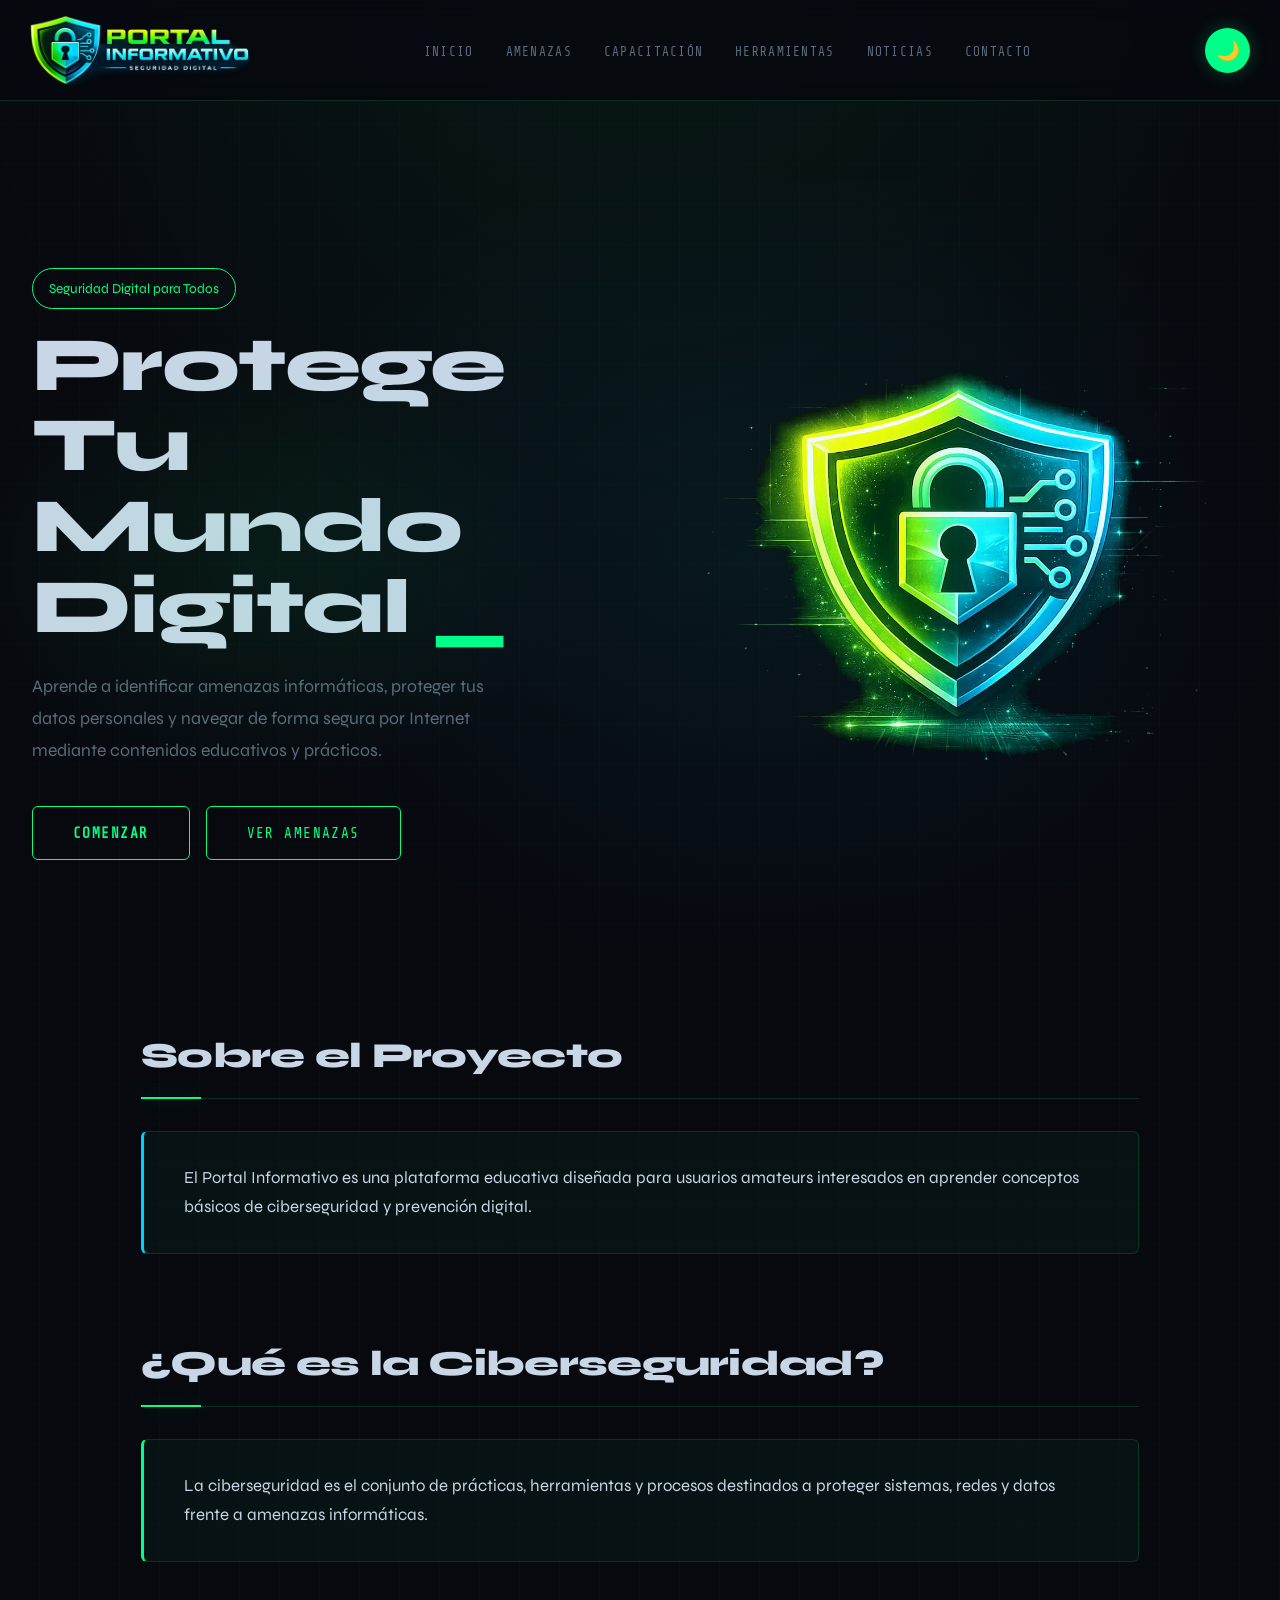
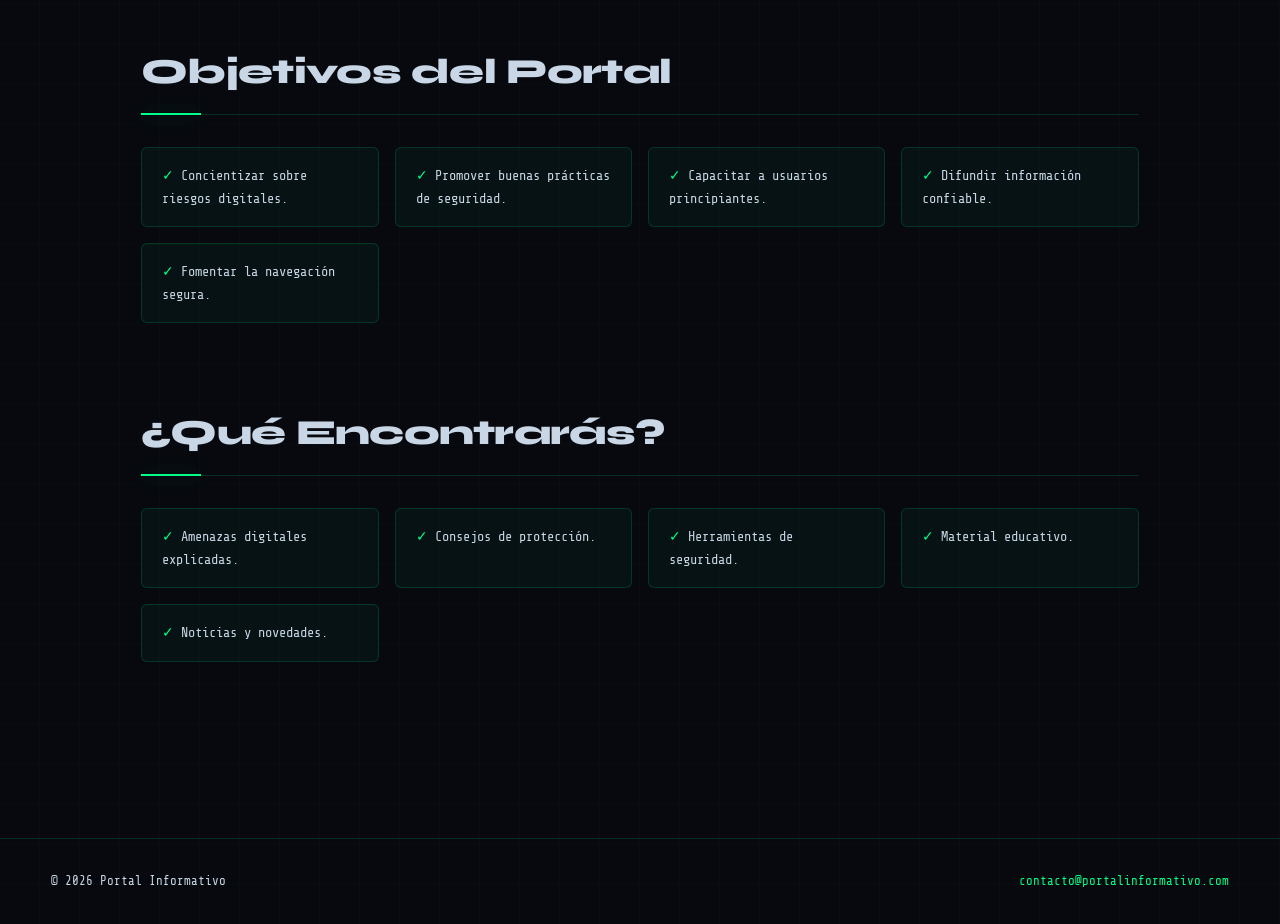
<file: index.html>
<!DOCTYPE html>
<html lang="es">

<head>
    <link rel="icon"type="image/png" href="img/favicon.png">
    <meta charset="UTF-8">

    <meta name="viewport"
          content="width=device-width, initial-scale=1.0">

    <meta name="description"
          content="Portal Informativo: Información, Capacitación y Prevención Digital para Usuarios Amateurs">

    <meta name="keywords"
          content="ciberseguridad, seguridad digital, phishing, malware">

    <meta name="author"
          content="Grupo de Desarrollo Web">

    <title>
        Portal Informativo | Seguridad Digital
    </title>
    <link rel="stylesheet"
    href="https://cdnjs.cloudflare.com/ajax/libs/font-awesome/6.7.2/css/all.min.css">
    <link rel="stylesheet"
          href="css/estilos.css">

</head>

<body>

    <!-- HEADER -->

    <header>

        <div class="logo">
            <img src="img/logo.png" alt="Logo Portal Informativo">
       
        </div>
        <button id="menu-btn">
        <i class="fas fa-bars"></i>
         </button>
          
        <nav>
         
            <ul>

                <li>
                    <a href="index.html" class="activo">
                        Inicio
                    </a>
                </li>

                <li>
                    <a href="amenazas.html" class="activo">
                        Amenazas
                    </a>
                </li>

                <li>
                    <a href="capacitacion.html"class="activo">
                        Capacitación
                    </a>
                </li>

                <li>
                    <a href="herramientas.html"class="activo">
                        Herramientas
                    </a>
                </li>

                <li>
                    <a href="noticias.html"class="activo">
                        Noticias
                    </a>
                </li>

                <li>
                    <a href="contacto.html"class="activo">
                        Contacto
                    </a>
                </li>

            </ul>

        </nav>
        <button id="theme-btn" aria-label="Cambiar tema">
            🌙
        </button>
    </header>

    <!-- CONTENIDO PRINCIPAL -->

    <main>

        <!-- HERO -->

        <section id="inicio">

            <div class="hero-content">
        
                <span class="hero-tag">
                    Seguridad Digital para Todos
                </span>
        
                <h2>
                    Protege Tu Mundo Digital
                </h2>
        
                <p>
        
                    Aprende a identificar amenazas informáticas,
                    proteger tus datos personales y navegar de
                    forma segura por Internet mediante contenidos
                    educativos y prácticos.
        
                </p>
        
                <div class="hero-buttons">
        
                    <a href="capacitacion.html" class="btn">
                        Comenzar
                    </a>
        
                    <a href="amenazas.html" class="btn-outline">
                        Ver Amenazas
                    </a>
        
                </div>
        
            </div>
        
            <div class="hero-image">
        
                <img src="img/hero-ciberseguridad.png"
                     alt="Seguridad Digital">
        
            </div>
        
        </section>

        <!-- SOBRE EL PROYECTO -->

        <section>

            <header>

                <h2>

                    Sobre el Proyecto

                </h2>

            </header>

            <article>

                <p>

                    El Portal Informativo es una
                    plataforma educativa diseñada para
                    usuarios amateurs interesados en
                    aprender conceptos básicos de
                    ciberseguridad y prevención digital.

                </p>

            </article>

        </section>

        <!-- CIBERSEGURIDAD -->

        <section id="ciberseguridad">

            <header>

                <h2>

                    ¿Qué es la Ciberseguridad?

                </h2>

            </header>

            <article>

                <p>

                    La ciberseguridad es el conjunto de
                    prácticas, herramientas y procesos
                    destinados a proteger sistemas,
                    redes y datos frente a amenazas
                    informáticas.

                </p>

            </article>

        </section>

        <!-- OBJETIVOS -->

        <section>

            <header>

                <h2>

                    Objetivos del Portal

                </h2>

            </header>

            <ul>

                <li>
                    Concientizar sobre riesgos digitales.
                </li>

                <li>
                    Promover buenas prácticas de seguridad.
                </li>

                <li>
                    Capacitar a usuarios principiantes.
                </li>

                <li>
                    Difundir información confiable.
                </li>

                <li>
                    Fomentar la navegación segura.
                </li>

            </ul>

        </section>

        <!-- DESTACADOS -->

        <section>

            <header>

                <h2>

                    ¿Qué Encontrarás?

                </h2>

            </header>

            <ul>

                <li>
                    Amenazas digitales explicadas.
                </li>

                <li>
                    Consejos de protección.
                </li>

                <li>
                    Herramientas de seguridad.
                </li>

                <li>
                    Material educativo.
                </li>

                <li>
                    Noticias y novedades.
                </li>

            </ul>

        </section>

    </main>

    <!-- FOOTER -->

    <footer>

        <div>

            <p>

                © 2026 Portal Informativo

            </p>

        </div>

        <address>

            contacto@portalinformativo.com

        </address>

    </footer>
    <button id="btn-top" aria-label="Volver arriba">
        <i class="fas fa-angles-up"></i>
    </button>
    <script src="js/main.js"></script>
    

</body>

</html>
</file>
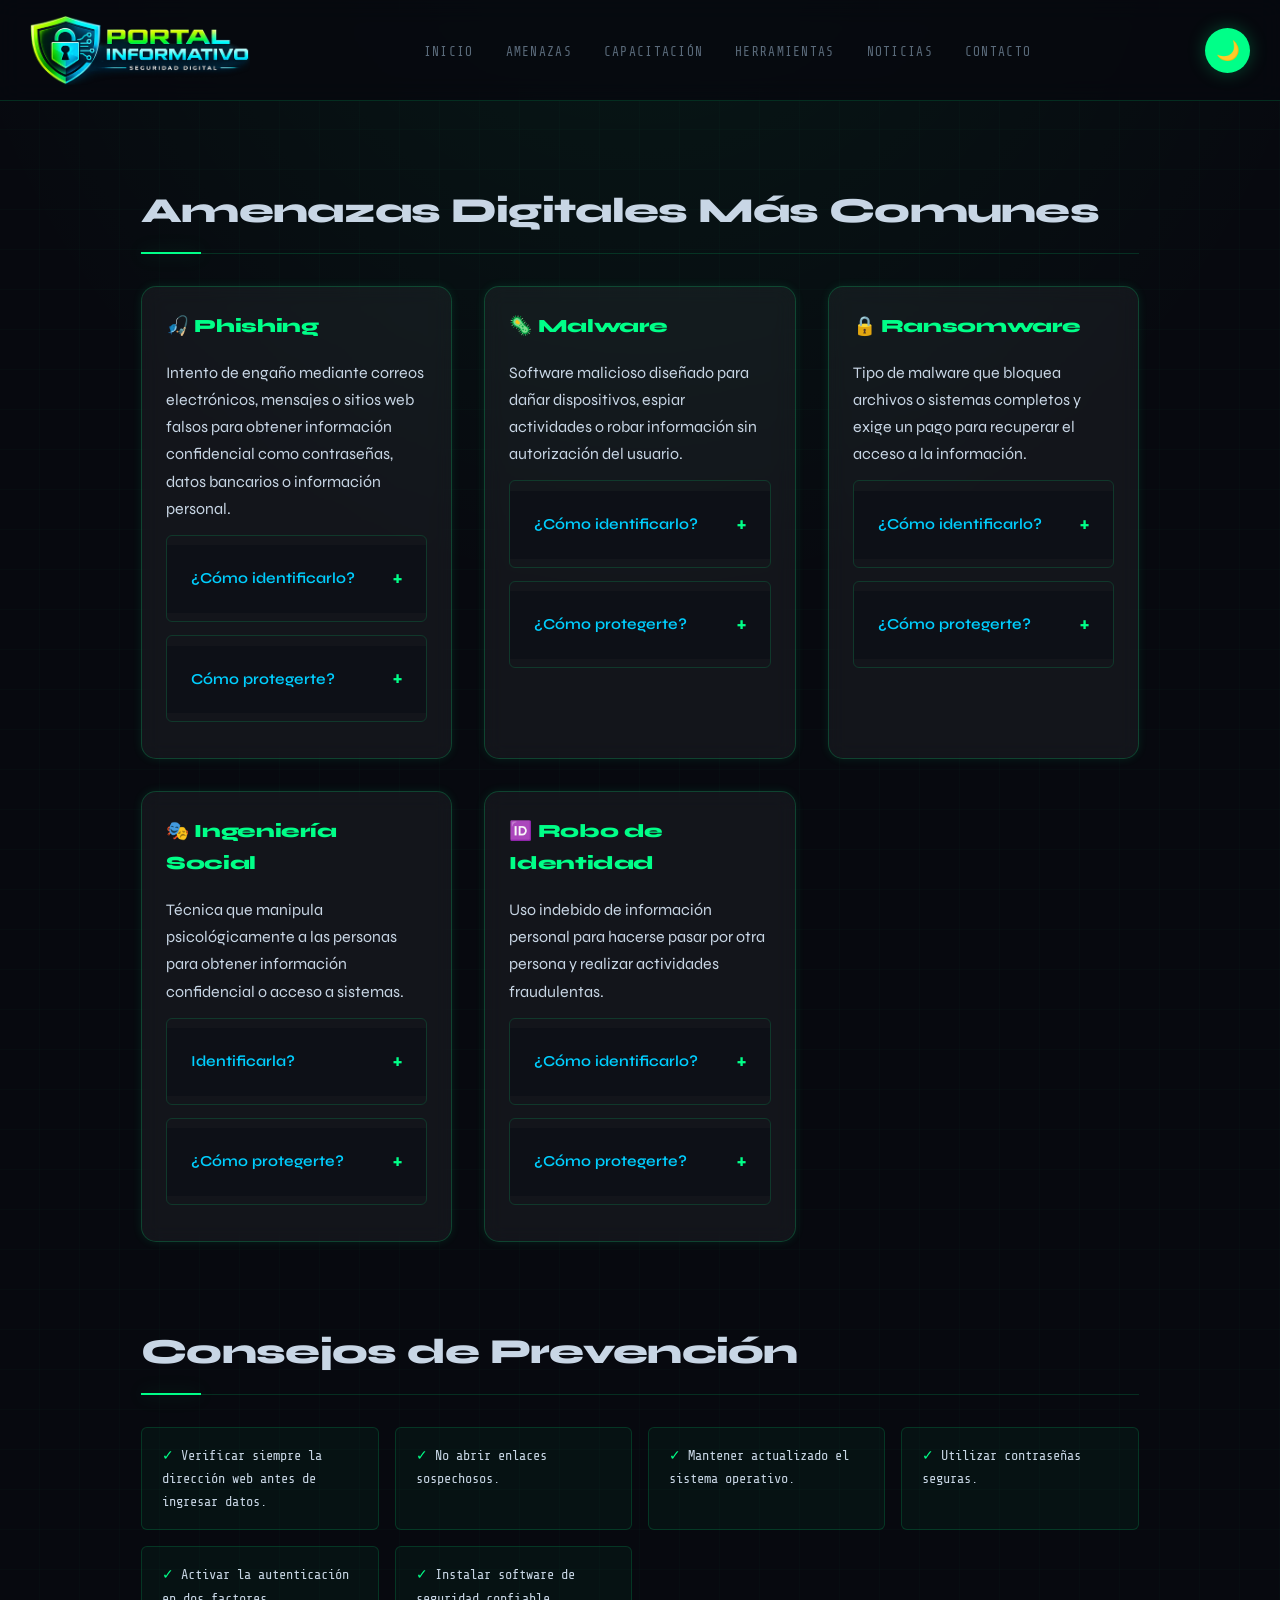
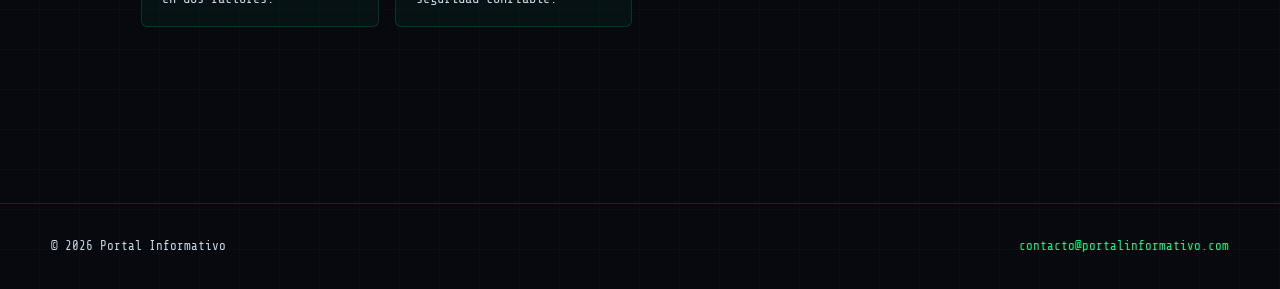
<file: amenazas.html>
<!DOCTYPE html>
<html lang="es">

<head>
    <link rel="icon"type="image/png" href="img/favicon.png">
    <meta charset="UTF-8">

    <meta name="viewport"
          content="width=device-width, initial-scale=1.0">

    <meta name="description"
          content="Amenazas Digitales - Portal Informativo">

    <title>
        Amenazas Digitales
    </title>
    <link rel="stylesheet" href="https://cdnjs.cloudflare.com/ajax/libs/font-awesome/6.7.2/css/all.min.css">
    <link rel="stylesheet"
          href="css/estilos.css">

</head>

<body>

<header>

    <div class="logo">
        <img src="img/logo.png" alt="Logo Portal Informativo">
   
    </div>
     <button id="menu-btn">
        <i class="fas fa-bars"></i>
         </button>
    <nav>

        <ul>

            <li><a href="index.html">Inicio</a></li>

            <li><a href="amenazas.html">Amenazas</a></li>

            <li><a href="capacitacion.html">Capacitación</a></li>

            <li><a href="herramientas.html">Herramientas</a></li>

            <li><a href="noticias.html">Noticias</a></li>

            <li><a href="contacto.html">Contacto</a></li>

        </ul>

    </nav>
    <button id="theme-btn" aria-label="Cambiar tema">
        🌙
    </button>

</header>

<main>

    <section>

        <header>

            <h2>
                Amenazas Digitales Más Comunes
            </h2>

        </header>

        <section class="cards-container">

            
    <article class="card">

        <h3>🎣 Phishing</h3>

        <p>
            Intento de engaño mediante correos electrónicos,
            mensajes o sitios web falsos para obtener
            información confidencial como contraseñas,
            datos bancarios o información personal.
        </p>
    <details>
        <summary>¿Cómo identificarlo?</summary>
        

        <ul>
            <li>Remitente desconocido.</li>
            <li>Errores ortográficos.</li>
            <li>Enlaces sospechosos.</li>
        </ul>
    </details>
    <details>
        <summary>Cómo protegerte?</summary>

        <ul>
            <li>Verifica la dirección web.</li>
            <li>No compartas contraseñas.</li>
            <li>Activa la verificación en dos pasos.</li>
        </ul>
    </details>
    </article>

    <article class="card">

        <h3>🦠 Malware</h3>

        <p>
            Software malicioso diseñado para dañar
            dispositivos, espiar actividades o robar
            información sin autorización del usuario.
        </p>
<details>
        <summary>¿Cómo identificarlo?</summary>

        <ul>
            <li>Equipo lento.</li>
            <li>Ventanas emergentes extrañas.</li>
            <li>Programas desconocidos instalados.</li>
        </ul>
    </details>
    <details>
        <summary>¿Cómo protegerte?</summary>

        <ul>
            <li>Instala un antivirus.</li>
            <li>Descarga solo de sitios oficiales.</li>
            <li>Mantén actualizado el sistema.</li>
        </ul>
        </details>

    </article>

    <article class="card">

        <h3>🔒 Ransomware</h3>

        <p>
            Tipo de malware que bloquea archivos o
            sistemas completos y exige un pago para
            recuperar el acceso a la información.
        </p>
<details>
        <summary>¿Cómo identificarlo?</summary>

        <ul>
            <li>Archivos inaccesibles.</li>
            <li>Mensajes solicitando dinero.</li>
            <li>Cambio repentino de extensiones.</li>
        </ul>
</details>
<details>
        <summary>¿Cómo protegerte?</summary>

        <ul>
            <li>Realiza copias de seguridad.</li>
            <li>No abras archivos sospechosos.</li>
            <li>Actualiza tus programas.</li>
        </ul>
</details>
    </article>

    <article class="card">

        <h3>🎭 Ingeniería Social</h3>

        <p>
            Técnica que manipula psicológicamente
            a las personas para obtener información
            confidencial o acceso a sistemas.
        </p>
<details>
        <summary>Identificarla?</summary>

        <ul>
            <li>Solicitudes urgentes.</li>
            <li>Promesas demasiado buenas.</li>
            <li>Petición de datos personales.</li>
        </ul>
        </details>
<details>
        <summary>¿Cómo protegerte?</summary>
        

        <ul>
            <li>Verifica la identidad del solicitante.</li>
            <li>No compartas información sensible.</li>
            <li>Desconfía de mensajes inesperados.</li>
        </ul>
</details>
    </article>

    <article class="card">

        <h3>🆔 Robo de Identidad</h3>

        <p>
            Uso indebido de información personal para
            hacerse pasar por otra persona y realizar
            actividades fraudulentas.
        </p>
<details>
        <summary>¿Cómo identificarlo?</summary>

        <ul>
            <li>Movimientos financieros extraños.</li>
            <li>Cuentas desconocidas a tu nombre.</li>
            <li>Correos de servicios no registrados.</li>
        </ul>
</details>
<details>
        <summary>¿Cómo protegerte?</summary>

        <ul>
            <li>Utiliza contraseñas seguras.</li>
            <li>No publiques datos personales.</li>
            <li>Activa la autenticación multifactor.</li>
        </ul>
</details>
    </article>

</section>
        
            </article>
        
        </section>

    </section>

    <section>

        <header>

            <h2>
                Consejos de Prevención
            </h2>

        </header>

        <ul>

            <li>
                Verificar siempre la dirección web antes de ingresar datos.
            </li>

            <li>
                No abrir enlaces sospechosos.
            </li>

            <li>
                Mantener actualizado el sistema operativo.
            </li>

            <li>
                Utilizar contraseñas seguras.
            </li>

            <li>
                Activar la autenticación en dos factores.
            </li>

            <li>
                Instalar software de seguridad confiable.
            </li>

        </ul>

    </section>

</main>

<footer>

    <div>

        <p>
            © 2026 Portal Informativo
        </p>

    </div>

    <address>

        contacto@portalinformativo.com

    </address>

</footer>
<button id="btn-top" aria-label="Volver arriba">
    <i class="fas fa-angles-up"></i>
</button>
<script src="js/main.js"></script>

</body>

</html>
</file>
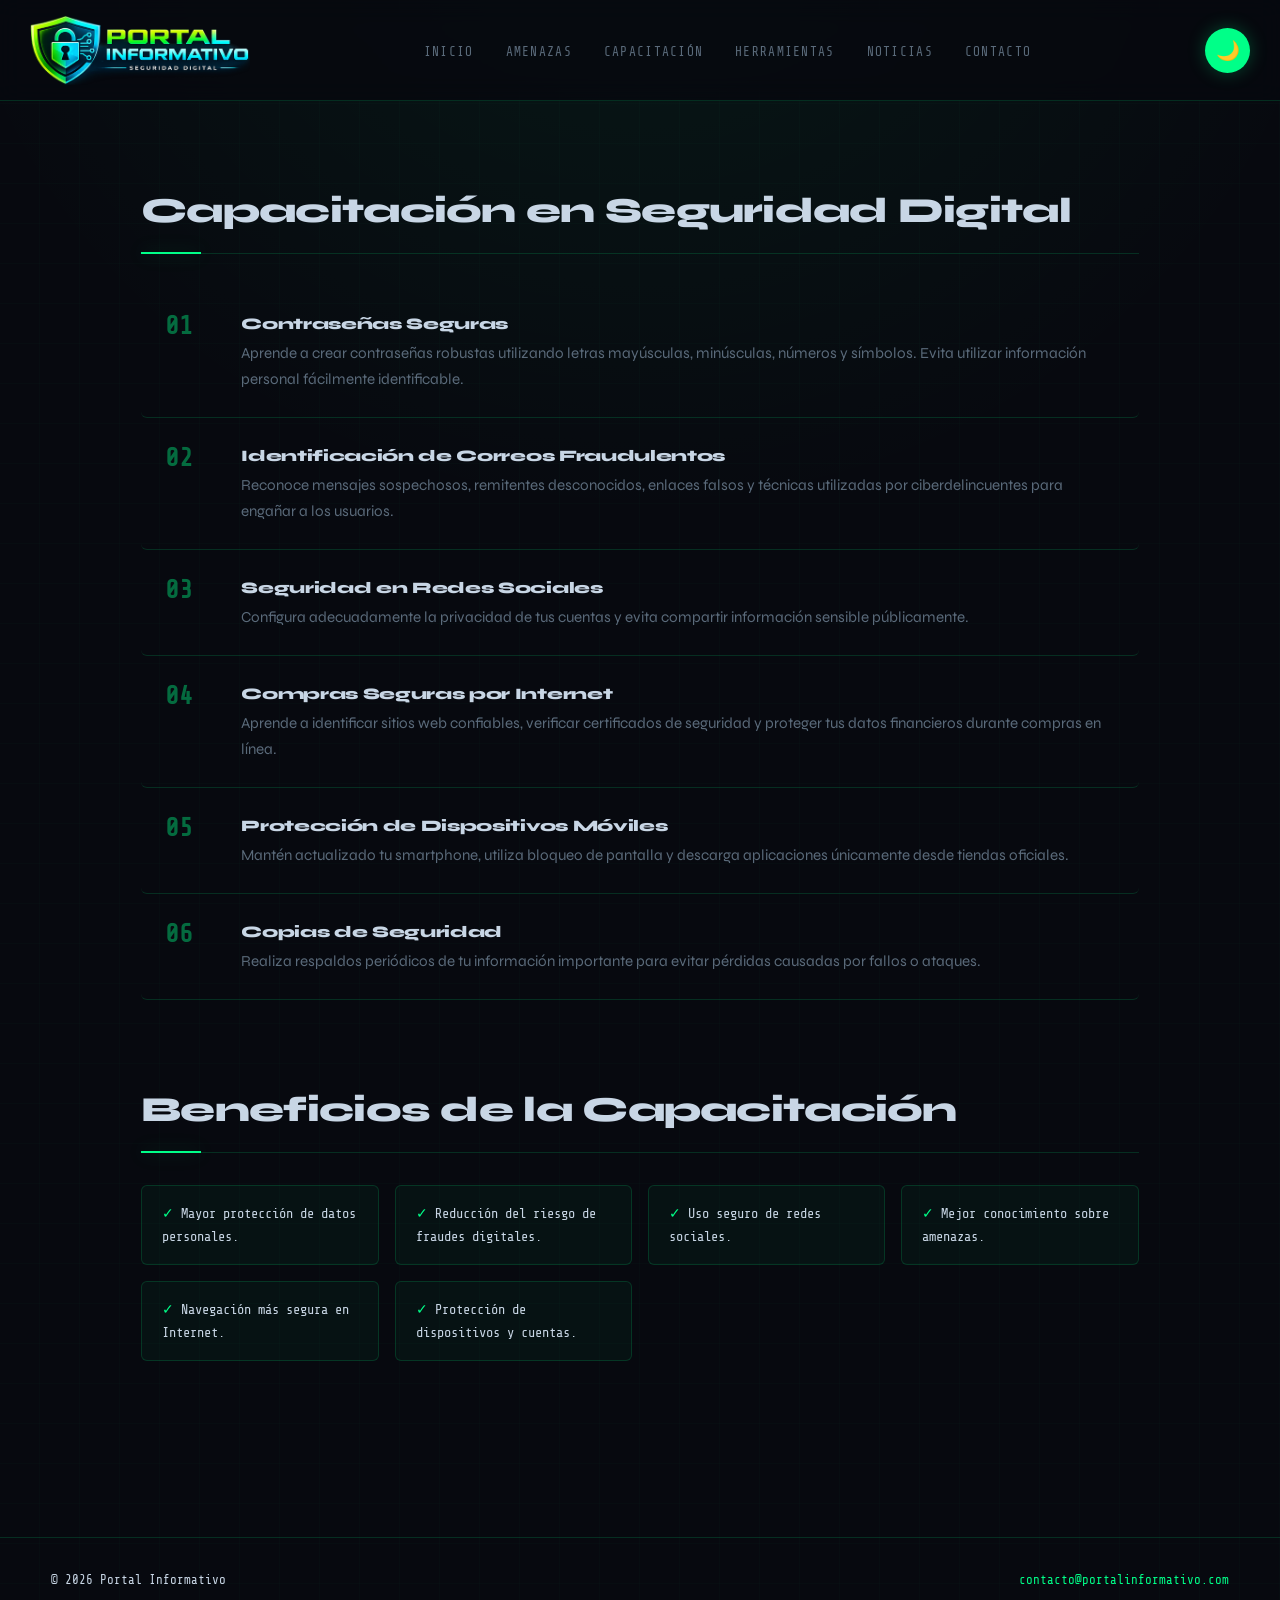
<file: capacitacion.html>
<!DOCTYPE html>
<html lang="es">

<head>
    <link rel="icon"type="image/png" href="img/favicon.png">
    <meta charset="UTF-8">

    <meta name="viewport"
          content="width=device-width, initial-scale=1.0">

    <meta name="description"
          content="Capacitación en Seguridad Digital">

    <title>
        Capacitación | Portal Informativo
    </title>
    <link rel="stylesheet" href="https://cdnjs.cloudflare.com/ajax/libs/font-awesome/6.7.2/css/all.min.css">
    <link rel="stylesheet"
          href="css/estilos.css">

</head>

<body>

<header>

    <div class="logo">
        <img src="img/logo.png" alt="Logo Portal Informativo">
   
    </div>
     <button id="menu-btn">
        <i class="fas fa-bars"></i>
         </button>
    <nav>

        <ul>

            <li><a href="index.html">Inicio</a></li>

            <li><a href="amenazas.html">Amenazas</a></li>

            <li><a href="capacitacion.html">Capacitación</a></li>

            <li><a href="herramientas.html">Herramientas</a></li>

            <li><a href="noticias.html">Noticias</a></li>

            <li><a href="contacto.html">Contacto</a></li>

        </ul>

    </nav>
    <button id="theme-btn" aria-label="Cambiar tema">
        🌙
    </button>

</header>

<main>

    <section id="capacitacion">

        <header>

            <h2>
                Capacitación en Seguridad Digital
            </h2>

        </header>

        
        <article>

            <div>

                <h3>
                    Contraseñas Seguras
                </h3>

                <p>

                    Aprende a crear contraseñas robustas
                    utilizando letras mayúsculas,
                    minúsculas, números y símbolos.
                    Evita utilizar información personal
                    fácilmente identificable.

                </p>

            </div>

        </article>

        <article>

            <div>

                <h3>
                    Identificación de Correos Fraudulentos
                </h3>

                <p>

                    Reconoce mensajes sospechosos,
                    remitentes desconocidos, enlaces
                    falsos y técnicas utilizadas por
                    ciberdelincuentes para engañar a los usuarios.

                </p>

            </div>

        </article>

        <article>

            <div>

                <h3>
                    Seguridad en Redes Sociales
                </h3>

                <p>

                    Configura adecuadamente la privacidad
                    de tus cuentas y evita compartir
                    información sensible públicamente.

                </p>

            </div>

        </article>

        <article>

            <div>

                <h3>
                    Compras Seguras por Internet
                </h3>

                <p>

                    Aprende a identificar sitios web
                    confiables, verificar certificados
                    de seguridad y proteger tus datos
                    financieros durante compras en línea.

                </p>

            </div>

        </article>

        <article>

            <div>

                <h3>
                    Protección de Dispositivos Móviles
                </h3>

                <p>

                    Mantén actualizado tu smartphone,
                    utiliza bloqueo de pantalla y descarga
                    aplicaciones únicamente desde tiendas oficiales.

                </p>

            </div>

        </article>

        <article>

            <div>

                <h3>
                    Copias de Seguridad
                </h3>

                <p>

                    Realiza respaldos periódicos de tu
                    información importante para evitar
                    pérdidas causadas por fallos o ataques.

                </p>

            </div>

        </article>

    </section>

    <section>

        <header>

            <h2>
                Beneficios de la Capacitación
            </h2>

        </header>

        <ul>

            <li>
                Mayor protección de datos personales.
            </li>

            <li>
                Reducción del riesgo de fraudes digitales.
            </li>

            <li>
                Uso seguro de redes sociales.
            </li>

            <li>
                Mejor conocimiento sobre amenazas.
            </li>

            <li>
                Navegación más segura en Internet.
            </li>

            <li>
                Protección de dispositivos y cuentas.
            </li>

        </ul>

    </section>

</main>

<footer>

    <div>

        <p>
            © 2026 Portal Informativo
        </p>

    </div>

    <address>

        contacto@portalinformativo.com

    </address>

</footer>
<button id="btn-top" aria-label="Volver arriba">
    <i class="fas fa-angles-up"></i>
</button>
<script src="js/main.js"></script>

</body>

</html>
</file>
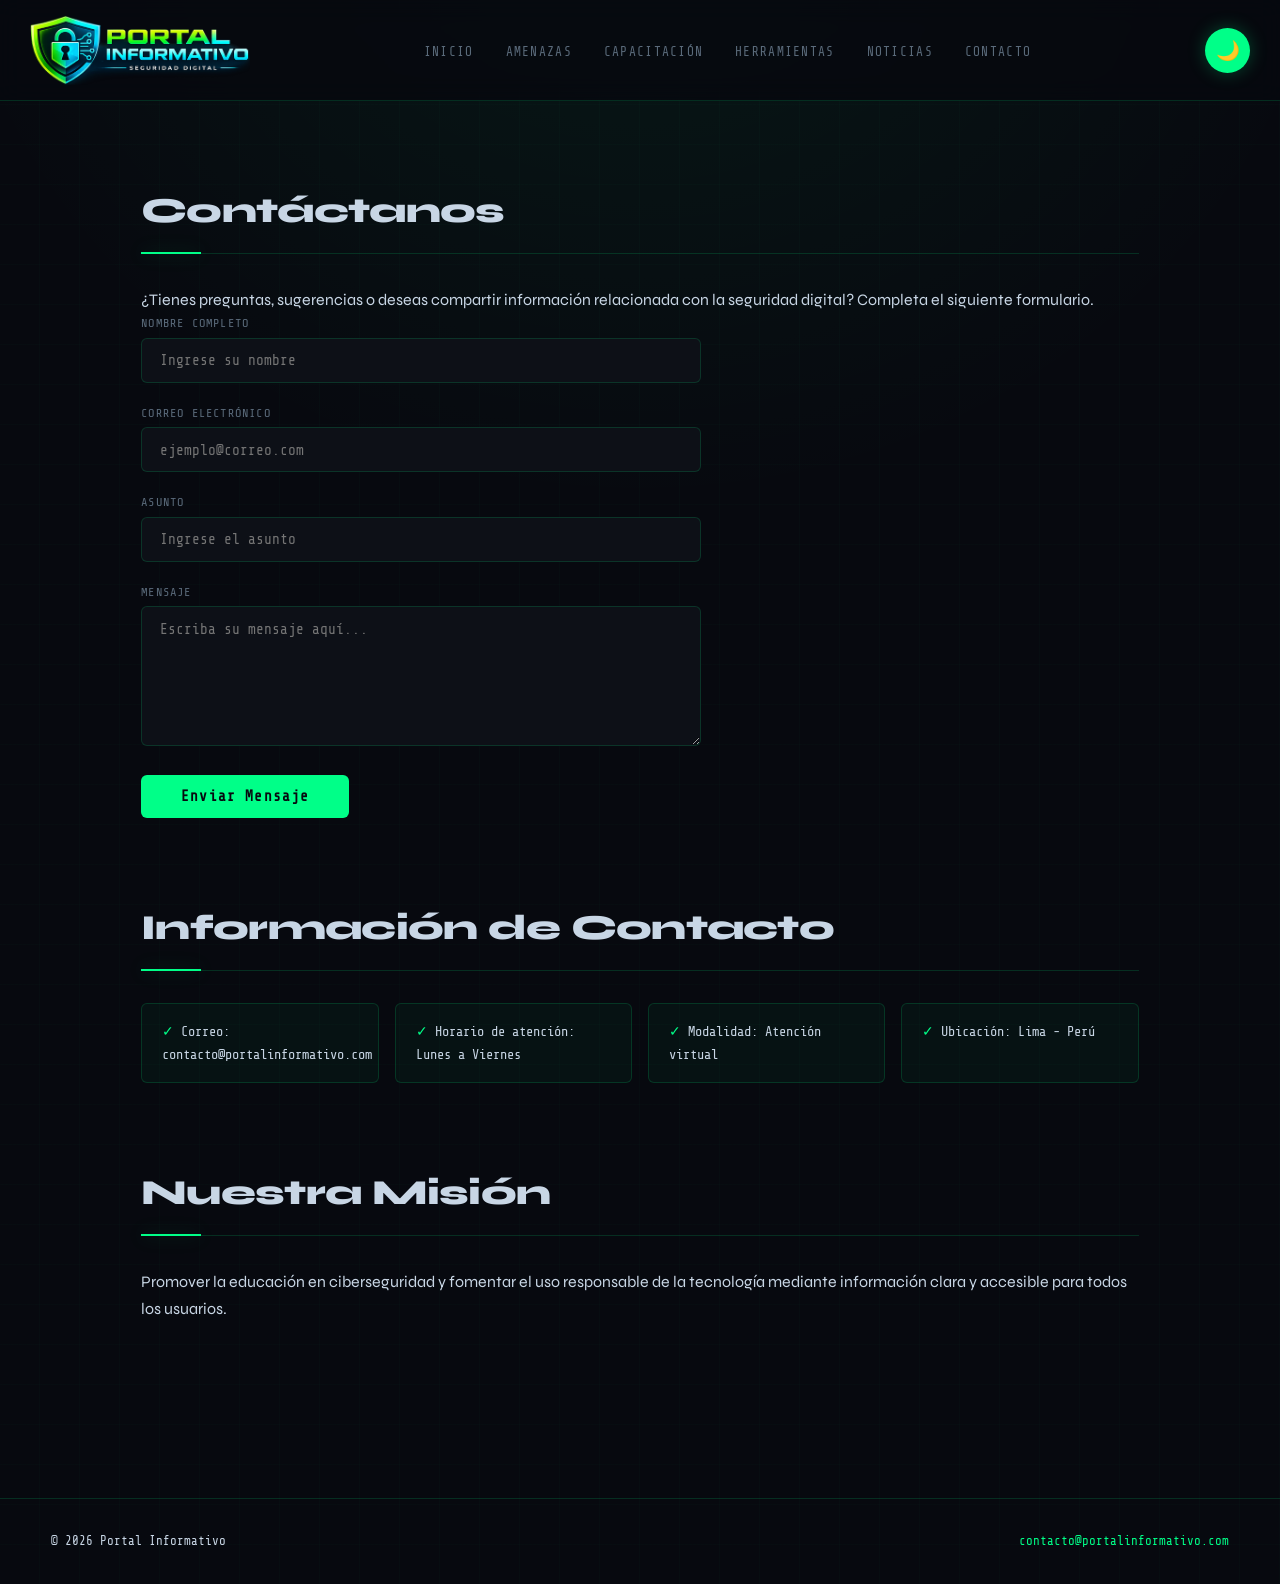
<file: contacto.html>
<!DOCTYPE html>
<html lang="es">

<head>
    <link rel="icon"type="image/png" href="img/favicon.png">
    <meta charset="UTF-8">

    <meta name="viewport"
          content="width=device-width, initial-scale=1.0">

    <meta name="description"
          content="Contacto - Portal Informativo">

    <title>
        Contacto | Portal Informativo
    </title>
    <link rel="stylesheet" href="https://cdnjs.cloudflare.com/ajax/libs/font-awesome/6.7.2/css/all.min.css">
    <link rel="stylesheet"
          href="css/estilos.css">

</head>

<body>

<header>

    <div class="logo">
        <img src="img/logo.png" alt="Logo Portal Informativo">
   
    </div>
     <button id="menu-btn">
        <i class="fas fa-bars"></i>
         </button>

    <nav>

        <ul>

            <li><a href="index.html">Inicio</a></li>

            <li><a href="amenazas.html">Amenazas</a></li>

            <li><a href="capacitacion.html">Capacitación</a></li>

            <li><a href="herramientas.html">Herramientas</a></li>

            <li><a href="noticias.html">Noticias</a></li>

            <li><a href="contacto.html">Contacto</a></li>

        </ul>

    </nav>
    <button id="theme-btn" aria-label="Cambiar tema">
        🌙
    </button>
</header>

<main>

<section id="contacto">

<header>

<h2>
Contáctanos
</h2>

</header>

<article>

<p>

¿Tienes preguntas, sugerencias o deseas compartir
información relacionada con la seguridad digital?
Completa el siguiente formulario.

</p>

</article>

<form>

<div>

<label for="nombre">
Nombre Completo
</label>

<input type="text"
       id="nombre"
       name="nombre"
       placeholder="Ingrese su nombre"
       required>

</div>

<div>

<label for="correo">
Correo Electrónico
</label>

<input type="email"
       id="correo"
       name="correo"
       placeholder="ejemplo@correo.com"
       required>

</div>

<div>

<label for="asunto">
Asunto
</label>

<input type="text"
       id="asunto"
       name="asunto"
       placeholder="Ingrese el asunto"
       required>

</div>

<div>

<label for="mensaje">
Mensaje
</label>

<textarea id="mensaje"
          name="mensaje"
          placeholder="Escriba su mensaje aquí..."
          required></textarea>

</div>

<button type="submit">

Enviar Mensaje

</button>

</form>

</section>

<section>

<header>

<h2>
Información de Contacto
</h2>

</header>

<ul>

<li>
Correo: contacto@portalinformativo.com
</li>

<li>
Horario de atención: Lunes a Viernes
</li>

<li>
Modalidad: Atención virtual
</li>

<li>
Ubicación: Lima - Perú
</li>

</ul>

</section>

<section>

<header>

<h2>
Nuestra Misión
</h2>

</header>

<article>

<p>

Promover la educación en ciberseguridad y fomentar
el uso responsable de la tecnología mediante
información clara y accesible para todos los usuarios.

</p>

</article>

</section>

</main>

<footer>
    
<div>

<p>
© 2026 Portal Informativo
</p>

</div>

<address>

contacto@portalinformativo.com

</address>

</footer>
<button id="btn-top" aria-label="Volver arriba">
    <i class="fas fa-angles-up"></i>
</button>
<script src="js/main.js"></script>

</body>

</html>
</file>
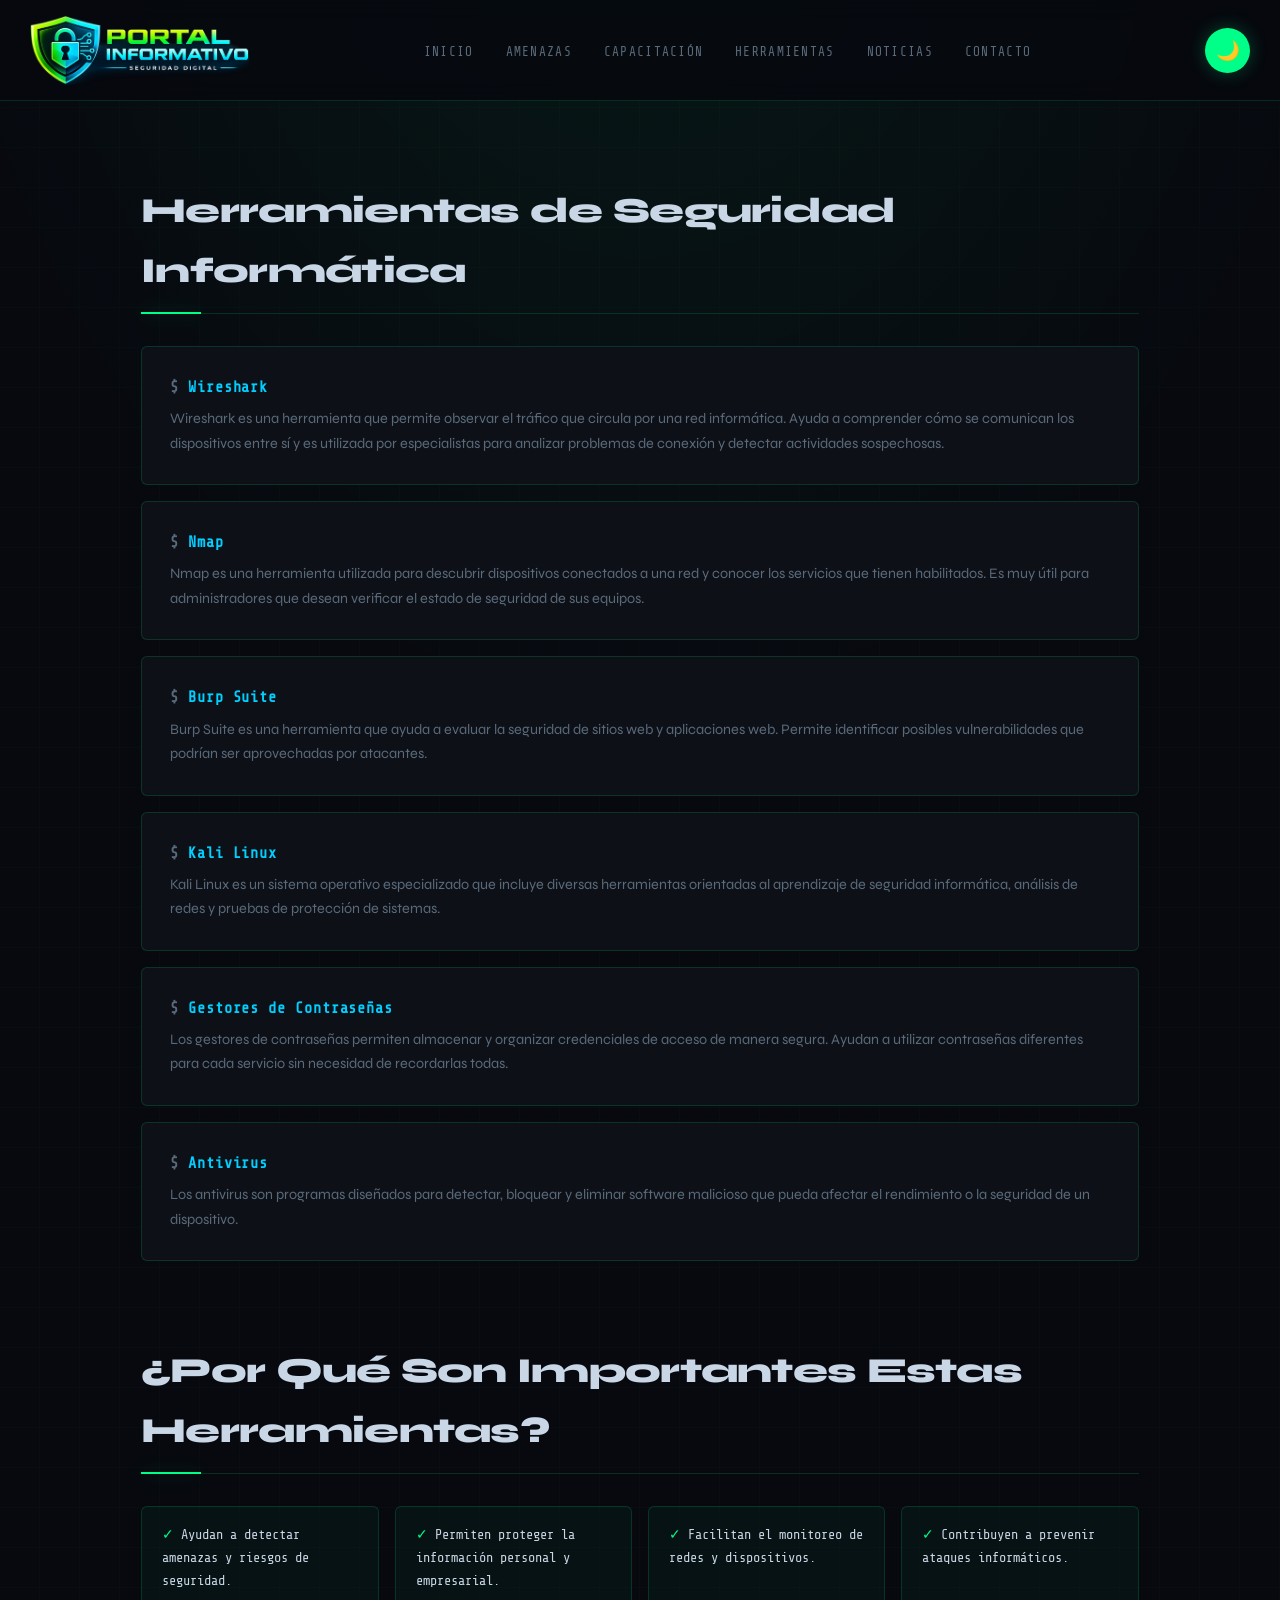
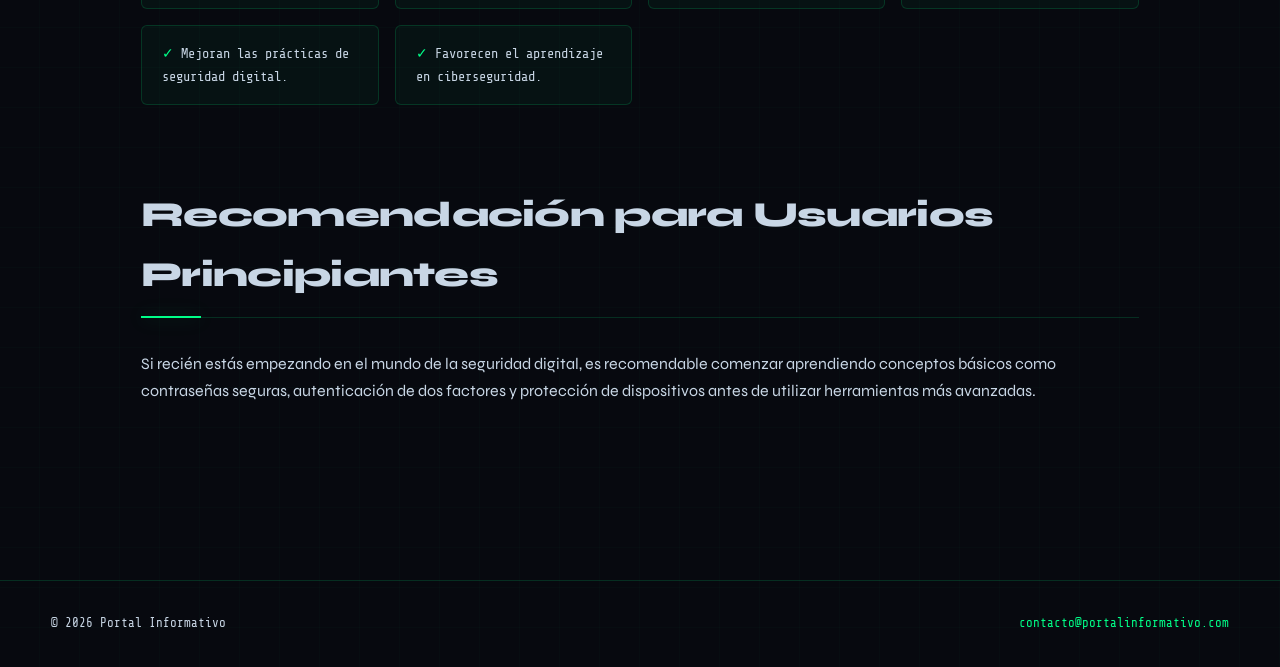
<file: herramientas.html>
<!DOCTYPE html>
<html lang="es">

<head>
    <link rel="icon"type="image/png" href="img/favicon.png">
    <meta charset="UTF-8">

    <meta name="viewport"
          content="width=device-width, initial-scale=1.0">

    <meta name="description"
          content="Herramientas de Seguridad Digital">

    <title>
        Herramientas | Portal Informativo
    </title>
    <link rel="stylesheet" href="https://cdnjs.cloudflare.com/ajax/libs/font-awesome/6.7.2/css/all.min.css">
    <link rel="stylesheet"
          href="css/estilos.css">

</head>

<body>

<header>

    <div class="logo">
        <img src="img/logo.png" alt="Logo Portal Informativo">
   
    </div>
     <button id="menu-btn">
        <i class="fas fa-bars"></i>
         </button>

    <nav>

        <ul>

            <li><a href="index.html">Inicio</a></li>

            <li><a href="amenazas.html">Amenazas</a></li>

            <li><a href="capacitacion.html">Capacitación</a></li>

            <li><a href="herramientas.html">Herramientas</a></li>

            <li><a href="noticias.html">Noticias</a></li>

            <li><a href="contacto.html">Contacto</a></li>

        </ul>

    </nav>

    <button id="theme-btn" aria-label="Cambiar tema">
        🌙
    </button>
</header>

<main>

<section id="herramientas">

<header>

<h2>
Herramientas de Seguridad Informática
</h2>

</header>

<article>

<h3>
Wireshark
</h3>

<p>

Wireshark es una herramienta que permite observar el tráfico
que circula por una red informática. Ayuda a comprender cómo
se comunican los dispositivos entre sí y es utilizada por
especialistas para analizar problemas de conexión y detectar
actividades sospechosas.

</p>

</article>

<article>

<h3>
Nmap
</h3>

<p>

Nmap es una herramienta utilizada para descubrir dispositivos
conectados a una red y conocer los servicios que tienen
habilitados. Es muy útil para administradores que desean
verificar el estado de seguridad de sus equipos.

</p>

</article>

<article>

<h3>
Burp Suite
</h3>

<p>

Burp Suite es una herramienta que ayuda a evaluar la seguridad
de sitios web y aplicaciones web. Permite identificar posibles
vulnerabilidades que podrían ser aprovechadas por atacantes.

</p>

</article>

<article>

<h3>
Kali Linux
</h3>

<p>

Kali Linux es un sistema operativo especializado que incluye
diversas herramientas orientadas al aprendizaje de seguridad
informática, análisis de redes y pruebas de protección de
sistemas.

</p>

</article>

<article>

<h3>
Gestores de Contraseñas
</h3>

<p>

Los gestores de contraseñas permiten almacenar y organizar
credenciales de acceso de manera segura. Ayudan a utilizar
contraseñas diferentes para cada servicio sin necesidad de
recordarlas todas.

</p>

</article>

<article>

<h3>
Antivirus
</h3>

<p>

Los antivirus son programas diseñados para detectar, bloquear
y eliminar software malicioso que pueda afectar el rendimiento
o la seguridad de un dispositivo.

</p>

</article>

</section>

<section>

<header>

<h2>
¿Por Qué Son Importantes Estas Herramientas?
</h2>

</header>

<ul>

<li>
Ayudan a detectar amenazas y riesgos de seguridad.
</li>

<li>
Permiten proteger la información personal y empresarial.
</li>

<li>
Facilitan el monitoreo de redes y dispositivos.
</li>

<li>
Contribuyen a prevenir ataques informáticos.
</li>

<li>
Mejoran las prácticas de seguridad digital.
</li>

<li>
Favorecen el aprendizaje en ciberseguridad.
</li>

</ul>

</section>

<section>

<header>

<h2>
Recomendación para Usuarios Principiantes
</h2>

</header>

<article>

<p>

Si recién estás empezando en el mundo de la seguridad digital,
es recomendable comenzar aprendiendo conceptos básicos como
contraseñas seguras, autenticación de dos factores y protección
de dispositivos antes de utilizar herramientas más avanzadas.

</p>

</article>

</section>

</main>

<footer>
    
<div>

<p>
© 2026 Portal Informativo
</p>

</div>

<address>

contacto@portalinformativo.com

</address>

</footer>
<button id="btn-top" aria-label="Volver arriba">
    <i class="fas fa-angles-up"></i>
</button>
<script src="js/main.js"></script>

</body>

</html>
</file>
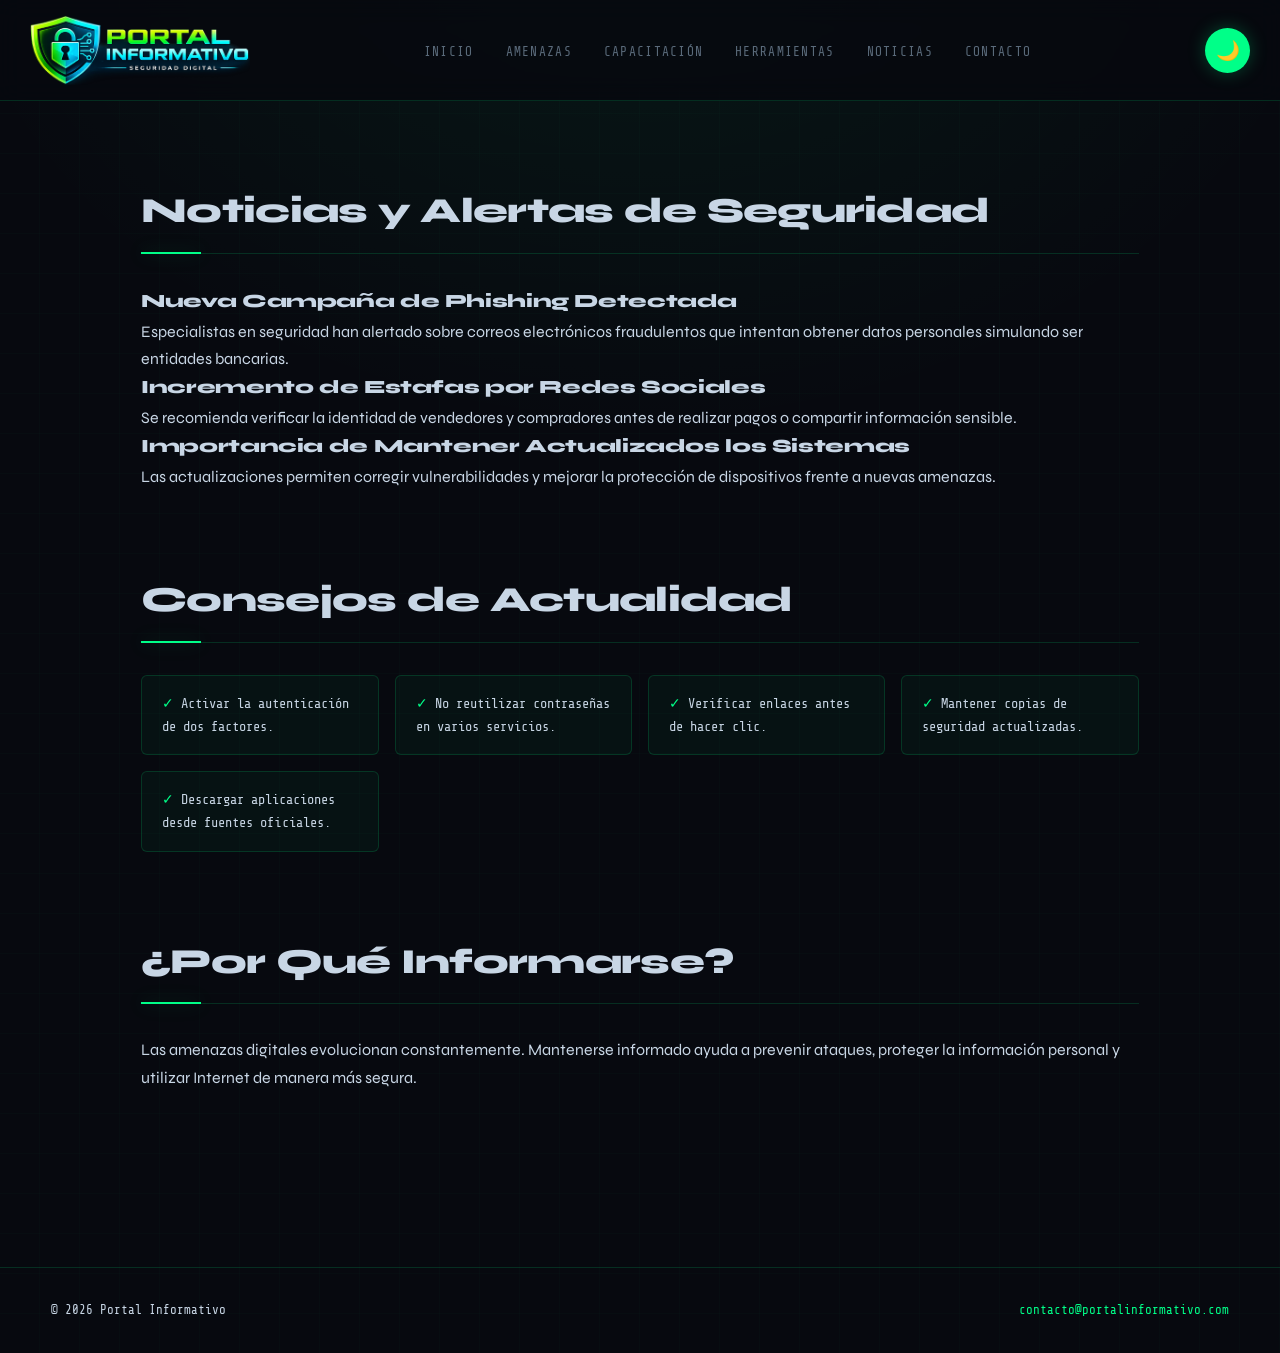
<file: noticias.html>
<!DOCTYPE html>
<html lang="es">

<head>
    <link rel="icon"type="image/png" href="img/favicon.png">
    <meta charset="UTF-8">

    <meta name="viewport"
          content="width=device-width, initial-scale=1.0">

    <meta name="description"
          content="Noticias y Novedades de Seguridad Digital">

    <title>
        Noticias | Portal Informativo
    </title>
    <link rel="stylesheet" href="https://cdnjs.cloudflare.com/ajax/libs/font-awesome/6.7.2/css/all.min.css">
    <link rel="stylesheet"
          href="css/estilos.css">

</head>

<body>

<header>
    <div class="logo">
        <img src="img/logo.png" alt="Logo Portal Informativo">
   
    </div>
     <button id="menu-btn">
        <i class="fas fa-bars"></i>
         </button>
    
    <nav>

        <ul>

            <li><a href="index.html">Inicio</a></li>

            <li><a href="amenazas.html">Amenazas</a></li>

            <li><a href="capacitacion.html">Capacitación</a></li>

            <li><a href="herramientas.html">Herramientas</a></li>

            <li><a href="noticias.html">Noticias</a></li>

            <li><a href="contacto.html">Contacto</a></li>

        </ul>

    </nav>
    <button id="theme-btn" aria-label="Cambiar tema">
        🌙
    </button>
</header>

<main>

<section>

<header>

<h2>
Noticias y Alertas de Seguridad
</h2>

</header>

<article>

<h3>
Nueva Campaña de Phishing Detectada
</h3>

<p>

Especialistas en seguridad han alertado sobre correos
electrónicos fraudulentos que intentan obtener datos
personales simulando ser entidades bancarias.

</p>

</article>

<article>

<h3>
Incremento de Estafas por Redes Sociales
</h3>

<p>

Se recomienda verificar la identidad de vendedores y
compradores antes de realizar pagos o compartir
información sensible.

</p>

</article>

<article>

<h3>
Importancia de Mantener Actualizados los Sistemas
</h3>

<p>

Las actualizaciones permiten corregir vulnerabilidades
y mejorar la protección de dispositivos frente a
nuevas amenazas.

</p>

</article>

</section>

<section>

<header>

<h2>
Consejos de Actualidad
</h2>

</header>

<ul>

<li>
Activar la autenticación de dos factores.
</li>

<li>
No reutilizar contraseñas en varios servicios.
</li>

<li>
Verificar enlaces antes de hacer clic.
</li>

<li>
Mantener copias de seguridad actualizadas.
</li>

<li>
Descargar aplicaciones desde fuentes oficiales.
</li>

</ul>

</section>

<section>

<header>

<h2>
¿Por Qué Informarse?
</h2>

</header>

<article>

<p>

Las amenazas digitales evolucionan constantemente.
Mantenerse informado ayuda a prevenir ataques,
proteger la información personal y utilizar Internet
de manera más segura.

</p>

</article>

</section>

</main>

<footer>

<div>

<p>
© 2026 Portal Informativo
</p>

</div>

<address>

contacto@portalinformativo.com

</address>

</footer>
<button id="btn-top" aria-label="Volver arriba">
    <i class="fas fa-angles-up"></i>
</button>
<script src="js/main.js"></script>

</body>

</html>
</file>
<file: css/estilos.css>
@import url('https://fonts.googleapis.com/css2?family=Share+Tech+Mono&family=Syne:wght@400;600;700;800&display=swap');

:root {
  --bg:        #07090f;
  --bg-card:   #0d1017;
  --bg-glass:  rgba(0, 255, 136, 0.04);
  --border:    rgba(0, 255, 136, 0.15);
  --accent:    #00ff88;
  --accent2:   #00cfff;
  --danger:    #ff3f5b;
  --text:      #c8d6e5;
  --text-dim:  #5a6a7a;
  --mono:      'Share Tech Mono', monospace;
  --sans:      'Syne', sans-serif;
  --radius:    6px;
  --glow:      0 0 18px rgba(0, 255, 136, 0.25);
  --glow2:     0 0 18px rgba(0, 207, 255, 0.2);
}

*, *::before, *::after { box-sizing: border-box; margin: 0; padding: 0; }
html { scroll-behavior: smooth; }

body {
  background-color: var(--bg);
  color: var(--text);
  font-family: var(--sans);
  font-size: 16px;
  line-height: 1.7;
  background-image:
    radial-gradient(ellipse 80% 60% at 50% -10%, rgba(0,255,136,0.07) 0%, transparent 70%),
    repeating-linear-gradient(0deg, transparent, transparent 39px, rgba(0,255,136,0.03) 40px),
    repeating-linear-gradient(90deg, transparent, transparent 39px, rgba(0,255,136,0.03) 40px);
}

h1, h2, h3 { font-family: var(--sans); font-weight: 800; letter-spacing: -0.02em; }
p { color: var(--text); }
a { color: var(--accent); text-decoration: none; transition: color .2s; }
a:hover { color: var(--text) }

::-webkit-scrollbar { width: 6px; }
::-webkit-scrollbar-track { background: var(--bg); }
::-webkit-scrollbar-thumb { background: var(--accent); border-radius: 3px; }

header:not(section > header) {
  position: sticky;
  top: 0;
  z-index: 100;
  display: flex;
  align-items: center;
  justify-content: space-between;
  padding: 15px 30px;
  background: rgba(7, 9, 15, 0.85);
  backdrop-filter: blur(12px);
  border-bottom: 1px solid var(--border);
}


.logo{
  display: flex;
  align-items: center;
  flex-shrink:0; 
}
.logo img{
  
  width:220px;
  height:auto;
  display: block;
}

nav ul {
  list-style: none;
  display: flex;
  gap: 2rem;
  
  }

nav ul li a {
  font-family: var(--mono);
  font-size: .8rem;
  color: var(--text-dim);
  text-transform: uppercase;
  letter-spacing: .1em;
  padding: .25rem 0;
  border-bottom: 1px solid transparent;
  transition: color .2s, border-color .2s;
}

nav ul li a:hover {
  color: var(--accent);
  border-color: var(--accent);
}

main { padding-bottom: 6rem; }

main > section {
  max-width: 1100px;
  margin: 5rem auto;
  padding: 0 4vw;
}

section > header h2 {
  font-size: clamp(1.5rem, 3vw, 2.2rem);
  color: var(--text);
  margin-bottom: 2rem;
  padding-bottom: .75rem;
  border-bottom: 1px solid var(--border);
  position: relative;
}

section > header h2::after {
  content: '';
  position: absolute;
  bottom: -1px;
  left: 0;
  width: 60px;
  height: 2px;
  background: var(--accent);
  box-shadow: var(--glow);
}

#inicio {
  min-height: 88vh;
  display: flex;
  align-items: center;
  max-width: 100%;
  padding: 0 4vw;
  position: relative;
  overflow: hidden;
}

#inicio::before {
  content: '';
  position: absolute;
  inset: 0;
  background:
    radial-gradient(ellipse 60% 80% at 60% 50%, rgba(0,207,255,0.06) 0%, transparent 70%),
    radial-gradient(ellipse 40% 50% at 20% 50%, rgba(0,255,136,0.07) 0%, transparent 60%);
  pointer-events: none;
}

#inicio article {
  max-width: 700px;
  animation: fadeUp .8s ease both;
}

#inicio h2 {
  font-size: clamp(2.5rem, 6vw, 5rem);
  line-height: 1.05;
  color: var(--text);
  margin-bottom: 1.5rem;
}

#inicio h2::after {
  content: '_';
  color: var(--accent);
  animation: blink 1s step-end infinite;
}

#inicio p {
  font-size: 1.1rem;
  color: var(--text-dim);
  max-width: 480px;
  margin-bottom: 2.5rem;
  line-height: 1.8;
}

#inicio a {
  display: inline-block;
  padding: .85rem 2.5rem;
  background: transparent;
  border: 1.5px solid var(--accent);
  color: var(--accent);
  font-family: var(--mono);
  font-size: .9rem;
  letter-spacing: .1em;
  text-transform: uppercase;
  border-radius: var(--radius);
  transition: background .2s, color .2s, box-shadow .2s;
}

#inicio a:hover {
  background: var(--accent);
  color: var(--bg);
  box-shadow: var(--glow);
}

main > section:nth-of-type(2) article {
  background: var(--bg-glass);
  border: 1px solid var(--border);
  border-radius: var(--radius);
  padding: 2rem 2.5rem;
  font-size: 1.05rem;
  color: var(--text);
  border-left: 3px solid var(--accent2);
}

#ciberseguridad article {
  background: var(--bg-glass);
  border: 1px solid var(--border);
  border-radius: var(--radius);
  padding: 2rem 2.5rem;
  color: var(--text);
  border-left: 3px solid var(--accent);
  font-size: 1.05rem;
}

#amenazas article {
  background: var(--bg-card);
  border: 1px solid var(--border);
  border-radius: var(--radius);
  padding: 1.75rem;
  margin-bottom: 1rem;
  transition: border-color .25s, transform .25s;
  position: relative;
  overflow: hidden;
}

#amenazas article::before {
  content: '';
  position: absolute;
  top: 0; left: 0;
  width: 3px; height: 100%;
  background: var(--danger);
  opacity: 0;
  transition: opacity .25s;
}

#amenazas article:hover {
  border-color: rgba(255, 63, 91, 0.4);
  transform: translateX(4px);
}

#amenazas article:hover::before { opacity: 1; }

#amenazas h3 {
  font-family: var(--mono);
  font-size: 1rem;
  color: var(--danger);
  margin-bottom: .5rem;
  letter-spacing: .05em;
}

#amenazas h3::before { content: '! '; }
#amenazas p { font-size: .95rem; color: var(--text-dim); }

#amenazas > * { max-width: 1100px; margin-inline: auto; padding-inline: 4vw; }
#amenazas article { margin-inline: 4vw; max-width: calc(1100px - 8vw); }

#capacitacion { counter-reset: modulo; }

#capacitacion article {
  display: flex;
  align-items: flex-start;
  gap: 1.25rem;
  padding: 1.5rem;
  border-bottom: 1px solid var(--border);
  transition: background .2s;
  border-radius: var(--radius);
}

#capacitacion article:hover { background: var(--bg-glass); }

#capacitacion article::before {
  counter-increment: modulo;
  content: '0' counter(modulo);
  font-family: var(--mono);
  font-size: 1.6rem;
  font-weight: 700;
  color: var(--accent);
  min-width: 3.5rem;
  opacity: .4;
  line-height: 1;
  padding-top: .2rem;
}

#capacitacion h3 { font-size: 1rem; color: var(--text); margin-bottom: .25rem; }
#capacitacion p { font-size: .95rem; color: var(--text-dim); }

#herramientas article {
  background: var(--bg-card);
  border: 1px solid var(--border);
  border-radius: var(--radius);
  padding: 1.75rem;
  margin-bottom: 1rem;
  transition: border-color .25s, box-shadow .25s;
}

#herramientas article:hover {
  border-color: rgba(0, 207, 255, 0.35);
  box-shadow: var(--glow2);
}

#herramientas h3 {
  font-family: var(--mono);
  font-size: .95rem;
  color: var(--accent2);
  margin-bottom: .4rem;
  letter-spacing: .06em;
}

#herramientas h3::before { content: '$ '; color: var(--text-dim); }
#herramientas p { font-size: .9rem; color: var(--text-dim); }

main > section:has(ul) ul {
  list-style: none;
  display: grid;
  grid-template-columns: repeat(auto-fit, minmax(220px, 1fr));
  gap: 1rem;
}

main > section:has(ul) li {
  background: var(--bg-glass);
  border: 1px solid var(--border);
  border-radius: var(--radius);
  padding: 1rem 1.25rem;
  font-family: var(--mono);
  font-size: .85rem;
  color: var(--text);
  transition: border-color .2s;
}

main > section:has(ul) li::before { content: '✓ '; color: var(--accent); }
main > section:has(ul) li:hover { border-color: var(--accent); }

details {
  border: 1px solid var(--border);
  border-radius: var(--radius);
  margin-bottom: .75rem;
  overflow: hidden;
  transition: border-color .2s;
}

details[open] { border-color: rgba(0,255,136,.35); }

summary {
  padding: 1.1rem 1.5rem;
  cursor: pointer;
  font-family: var(--sans);
  font-weight: 600;
  font-size: .95rem;
  color: var(--text);
  list-style: none;
  display: flex;
  justify-content: space-between;
  align-items: center;
  background: var(--bg-card);
  transition: background .2s;
}

summary:hover { background: var(--bg-glass); }

summary::after {
  content: '+';
  font-family: var(--mono);
  font-size: 1.2rem;
  color: var(--accent);
  transition: transform .25s;
}

details[open] summary::after { transform: rotate(45deg); }

details p {
  padding: 1.25rem 1.5rem;
  font-size: .9rem;
  color: var(--text-dim);
  background: var(--bg);
  border-top: 1px solid var(--border);
}

#contacto form { display: grid; gap: 1.25rem; max-width: 560px; }

#contacto label {
  font-family: var(--mono);
  font-size: .75rem;
  color: var(--text-dim);
  text-transform: uppercase;
  letter-spacing: .1em;
  margin-bottom: .25rem;
  display: block;
}

#contacto input,
#contacto textarea {
  width: 100%;
  background: var(--bg-card);
  border: 1px solid var(--border);
  border-radius: var(--radius);
  padding: .85rem 1.1rem;
  color:var(--text);
  font-family: var(--mono);
  font-size: .9rem;
  transition: border-color .2s, box-shadow .2s;
  outline: none;
  resize: vertical;
}

#contacto input:focus,
#contacto textarea:focus {
  border-color: var(--accent);
  box-shadow: 0 0 0 3px rgba(0,255,136,.1);
}

#contacto textarea { min-height: 140px; }

#contacto button {
  justify-self: start;
  padding: .85rem 2.5rem;
  background: var(--accent);
  color: var(--bg);
  border: none;
  border-radius: var(--radius);
  font-family: var(--mono);
  font-size: .9rem;
  font-weight: 700;
  letter-spacing: .08em;
  cursor: pointer;
  transition: opacity .2s, box-shadow .2s;
}

#contacto button:hover {
  opacity: .85;
  box-shadow: var(--glow);
}

footer {
  border-top: 1px solid var(--border);
  padding: 2rem 4vw;
  display: flex;
  justify-content: space-between;
  align-items: center;
  flex-wrap: wrap;
  gap: 1rem;
  font-family: var(--mono);
  font-size: .78rem;
  color: var(--text-dim);
}

footer address { font-style: normal; color: var(--accent); }
footer address:hover { text-shadow: var(--glow); }

@keyframes fadeUp {
  from { opacity: 0; transform: translateY(28px); }
  to   { opacity: 1; transform: translateY(0); }
}

@keyframes blink {
  0%, 100% { opacity: 1; }
  50%       { opacity: 0; }
}

@media (max-width:768px){

  header:not(section > header){
      flex-direction:column;
      gap:1rem;
      text-align:center;
  }

  .logo img{
      width:160px;
  }

  nav ul{
      justify-content:center;
      gap:.8rem;
  }

  nav ul li a{
      font-size:.75rem;
  }
  nav a.activo{
    color: var(--accent);
    text-shadow: var(--glow);
    border-bottom: 2px solid var(--accent);
    padding-bottom: 4px;
}

  #inicio{
      min-height:75vh;
  }

  #inicio h2{
      font-size:2.5rem;
  }

  footer{
      flex-direction:column;
      text-align:center;
  }
  /* responsive del hero para celulares */
#inicio{

    flex-direction:column;

    text-align:center;

    min-height:auto;
}

.hero-content h2{

    font-size:2.5rem;
}

.hero-content p{

    margin:auto auto 2rem auto;
}

.hero-buttons{

    justify-content:center;
}

}


#btn-top{
  position: fixed;
  bottom: 20px;
  right: 20px;

  width: 50px;
  height: 50px;

  border: none;
  border-radius: 50%;

  background: var(--accent);

  color: #000;

  cursor: pointer;

  display: none     ;
  justify-content: center;
  align-items: center;

  box-shadow: var(--glow);

  transition: all .3s ease;
}

#btn-top:hover{
  transform: translateY(-5px);
}

#btn-top i{
  font-size: 1.2rem;
}
.card{
  background: rgba(255,255,255,.05);
  border:1px solid rgba(0,255,136,.2);
  border-radius:15px;
  padding:20px;
  transition:.3s;
}

.card:hover{
  transform:translateY(-8px);
}
.hidden{
  opacity:0;
  transform:translateY(40px);
}

.show{
  opacity:1;
  transform:translateY(0);
  transition:all .8s ease;
}
/* HERO */

#inicio{

    display:flex;
    justify-content:space-between;
    align-items:center;

    gap:3rem;

    min-height:85vh;

    padding:2rem;
}

.hero-content{

    flex:1;
}

.hero-tag{

    display:inline-block;

    padding:.5rem 1rem;

    border:1px solid var(--accent);

    border-radius:30px;

    color:var(--accent);

    margin-bottom:1rem;

    font-size:.85rem;
}

.hero-content h2{

    font-size:4rem;

    margin-bottom:1rem;

    line-height:1.1;
}

.hero-content p{

    font-size:1.1rem;

    max-width:600px;

    margin-bottom:2rem;
}

.hero-buttons{

    display:flex;

    gap:1rem;

    flex-wrap:wrap;
}

.btn{

    background:var(--accent);

    color:#000;

    padding:.9rem 1.5rem;

    border-radius:8px;

    text-decoration:none;

    font-weight:bold;

    transition:.3s;
}

.btn:hover{

    transform:translateY(-3px);
}

.btn-outline{

    border:1px solid var(--accent);

    color:var(--accent);

    padding:.9rem 1.5rem;

    border-radius:8px;

    text-decoration:none;

    transition:.3s;
}

.btn-outline:hover{

    background:var(--accent);

    color:#000;
}

.hero-image{

    flex:1;

    display:flex;

    justify-content:center;
}

.hero-image img{

    width:100%;

    max-width:500px;

    animation:float 4s ease-in-out infinite;
}

@keyframes float{

    0%{
        transform:translateY(0);
    }

    50%{
        transform:translateY(-15px);
    }

    100%{
        transform:translateY(0);
    }

}

/* ===== TARJETAS ===== */

.cards-container{

    display:grid;

    grid-template-columns:
        repeat(auto-fit, minmax(280px, 1fr));

    gap:2rem;

    margin-top:2rem;
}

.card{

    background:
        rgba(255,255,255,.05);

    border:
        1px solid rgba(0,255,136,.2);

    border-radius:15px;

    padding:1.5rem;

    transition:.4s ease;

    backdrop-filter:blur(10px);

    box-shadow:
        0 0 10px rgba(0,255,136,.1);
}

.card:hover{

    transform:
        translateY(-10px);

    box-shadow:
        0 0 25px rgba(0,255,136,.3);
}

.card h3{

    color:var(--accent);

    margin-bottom:1rem;
}

.card p{

    line-height:1.7;
}

/* ===== ANIMACIONES SCROLL ===== */

.hidden{

    opacity:0;

    transform:translateY(50px);

    transition:all .8s ease;
}

.show{

    opacity:1;

    transform:translateY(0);
}

/* ===== BOTÓN TEMA ===== */

#theme-btn{

    width:45px;

    height:45px;

    border:none;

    border-radius:50%;

    cursor:pointer;

    font-size:1.2rem;

    background:var(--accent);

    color:#000;

    box-shadow:var(--glow);

    transition:.3s;
}

#theme-btn:hover{

    transform:rotate(20deg) scale(1.1);

}

/* =====================================
   TEMA CLARO
===================================== */

body.light{

    --bg:        #eef2f7;
    --bg-card:   #ffffff;
    --bg-glass:  rgba(0, 153, 102, 0.05);
    --border:    rgba(0, 153, 102, 0.15);
  
    --accent:    #009966;
    --accent2:   #0066cc;
    --danger:    #d63031;
  
    --text:      #1f2937;
    --text-dim:  #6b7280;
  
    --glow:      0 0 12px rgba(0,153,102,.15);
    --glow2:     0 0 12px rgba(0,102,204,.15);
  
    background-image:
      radial-gradient(
        ellipse 80% 60% at 50% -10%,
        rgba(0,153,102,.10) 0%,
        transparent 70%
      ),
      repeating-linear-gradient(
        0deg,
        transparent,
        transparent 39px,
        rgba(0,153,102,.08) 40px
      ),
      repeating-linear-gradient(
        90deg,
        transparent,
        transparent 39px,
        rgba(0,153,102,.08) 40px
      );
  
  }

  /* =====================================
   ACORDEÓN CAPACITACIÓN
===================================== */

.card details{

    margin-top:1rem;

    border-top:1px solid var(--border);

    padding-top:.8rem;

}

.card summary{

    cursor:pointer;

    color:var(--accent2);

    font-weight:600;

    list-style:none;

}

.card summary:hover{

    color:var(--accent);

}

.card details ul{

    margin-top:.8rem;

    margin-left:1.2rem;

}

.card details li{

    margin-bottom:.5rem;

}

  /* =====================================
  ACORDEÓN DE AMENAZAS
===================================== */

.card details{

   margin-top:.8rem;

   border-top:1px solid var(--border);

   padding-top:.6rem;

}

.card summary{

   cursor:pointer;

   color:var(--accent2);

   font-weight:600;

   margin-bottom:.5rem;

}

.card summary:hover{

   color:var(--accent);

}

.card details ul{

   margin-top:.6rem;

   margin-left:1.2rem;

}

.card details li{

   margin-bottom:.4rem;

}
  /* =====================================
   BOTÓN TEMA
===================================== */

#theme-btn{

    width:45px;
  
    height:45px;
  
    border:none;
  
    border-radius:50%;
  
    cursor:pointer;
  
    background:var(--accent);
  
    color:#000;
  
    font-size:1.2rem;
  
    box-shadow:var(--glow);
  
    transition:.3s;
  
  }
  
  #theme-btn:hover{
  
    transform:scale(1.1);
  
  }

  body.light header:not(section > header){

    background: rgba(255,255,255,.9);
  
  }
@media (max-width: 768px){

    header{

        flex-direction: column;

        gap: 1rem;

    }

    nav ul{

        flex-wrap: wrap;

        justify-content: center;

        gap: 1rem;

    }

    .logo img{

        width: 180px;

    }

}

#menu-btn{

    display:none;

    background:none;

    border:none;

    color:var(--accent);

    font-size:1.5rem;

    cursor:pointer;

}

@media (max-width:768px){

    #menu-btn{

        display:block;

    }

    nav{

        display:none;

        width:100%;

    }

    nav.active{

        display:block;

    }

    nav ul{

        flex-direction:column;

        align-items:center;

        gap:1rem;

        padding:1rem 0;

    }

}

@media (max-width:768px){

    #theme-btn{

        width:40px;

        height:40px;

        font-size:1rem;

    }

}
</file>
